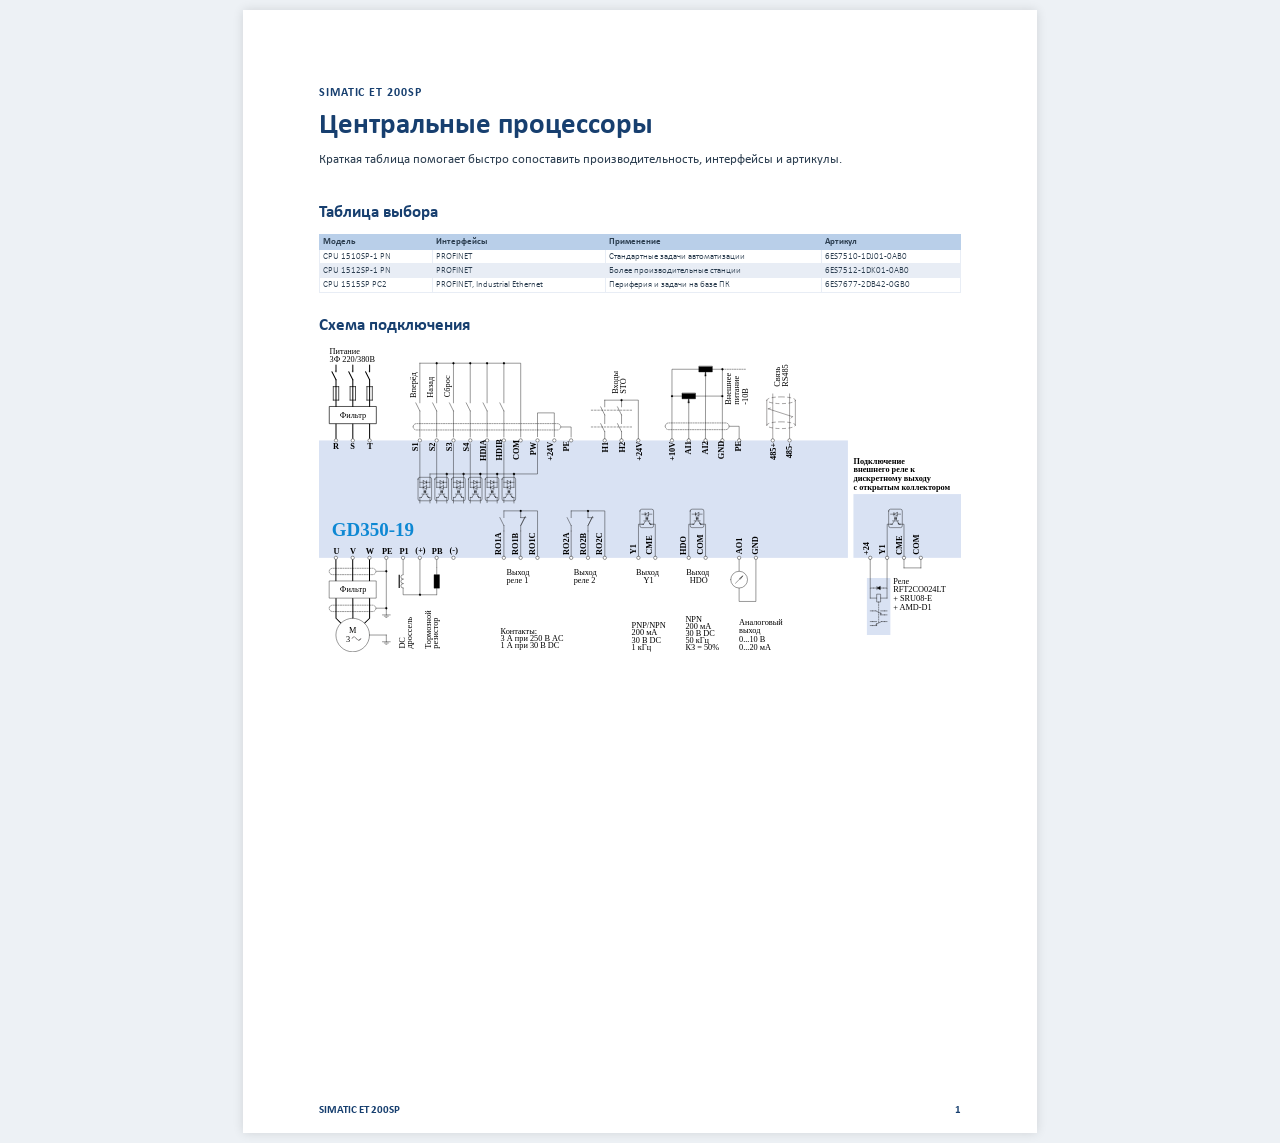
<file: extended/index.html>
<!doctype html>
<html lang="ru">

<head>
    <!-- Кодировка документа: нужна для корректного отображения русского текста. -->
    <meta charset="utf-8">
    <!-- Корректный масштаб при открытии страницы на экранах разной ширины. -->
    <meta name="viewport" content="width=device-width, initial-scale=1">
    <!-- Текст на вкладке браузера и имя документа при сохранении PDF. -->
    <title>Расширенный пример печатного каталога</title>
    <!-- Отдельный файл стилей: в нём подключаются шрифты и задаётся оформление страницы. -->
    <link rel="stylesheet" href="styles.css">
</head>

<body>
    <!-- Начало страницы A4 -->
    <main class="a4-page">
        <header class="page-header">
            <p class="eyebrow">SIMATIC ET 200SP</p>
            <h1>Центральные процессоры</h1>
            <p class="lead">Краткая таблица помогает быстро сопоставить производительность, интерфейсы и артикулы.</p>
        </header>

        <section aria-labelledby="cpu-table-title">
            <h2 id="cpu-table-title">Таблица выбора</h2>
            <table class="product-table">
                <thead>
                    <tr>
                        <th>Модель</th>
                        <th>Интерфейсы</th>
                        <th>Применение</th>
                        <th>Артикул</th>
                    </tr>
                </thead>
                <tbody>
                    <tr>
                        <td>CPU 1510SP-1 PN</td>
                        <td>PROFINET</td>
                        <td>Стандартные задачи автоматизации</td>
                        <td>6ES7510-1DJ01-0AB0</td>
                    </tr>
                    <tr>
                        <td>CPU 1512SP-1 PN</td>
                        <td>PROFINET</td>
                        <td>Более производительные станции</td>
                        <td>6ES7512-1DK01-0AB0</td>
                    </tr>
                    <tr>
                        <td>CPU 1515SP PC2</td>
                        <td>PROFINET, Industrial Ethernet</td>
                        <td>Периферия и задачи на базе ПК</td>
                        <td>6ES7677-2DB42-0GB0</td>
                    </tr>
                </tbody>
            </table>
            <h2>Схема подключения</h2>
            <img src="img/schem.svg" alt="Пример схемы подключения" style="display: block; width: 100%; height: auto;">
        </section>

        <footer class="page-footer">
            <span>SIMATIC ET 200SP</span>
            <span class="page-number">1</span>
        </footer>
    </main>
    <!-- Конец страницы A4 -->
</body>

</html>
</file>
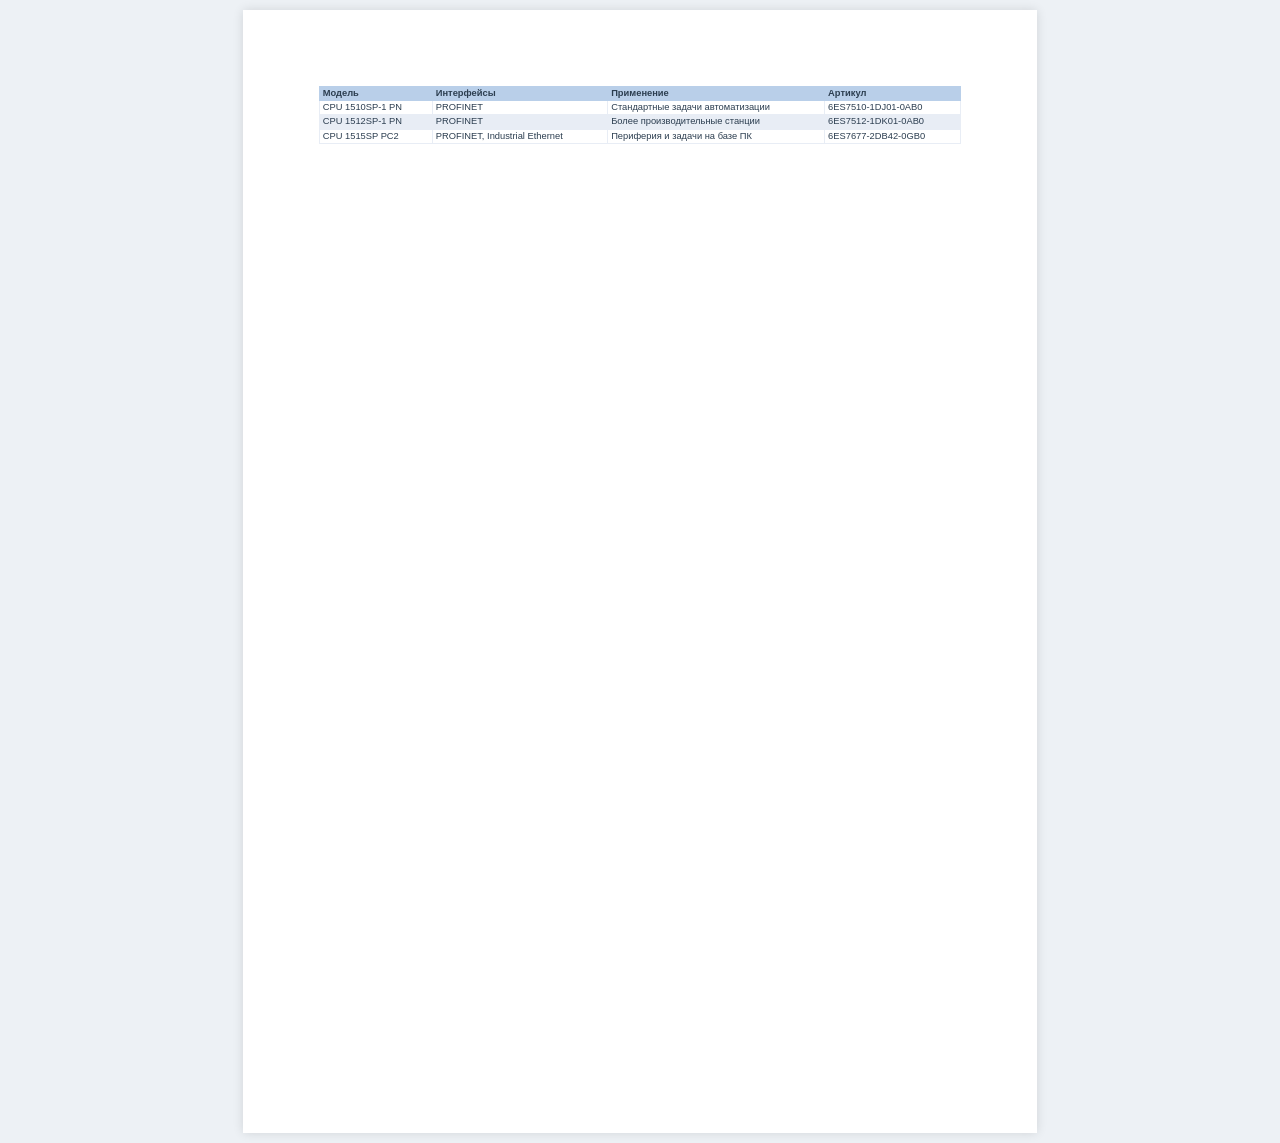
<file: simple/index.html>
<!doctype html>
<html lang="ru">

<head>
    <!-- Кодировка документа: нужна для корректного отображения русского текста. -->
    <meta charset="utf-8">
    <!-- Корректный масштаб при открытии страницы на экранах разной ширины. -->
    <meta name="viewport" content="width=device-width, initial-scale=1">
    <!-- Текст на вкладке браузера и имя документа при сохранении PDF. -->
    <title>Минимальный пример печатного каталога</title>
    <!-- Стили встроены в файл, чтобы пример можно было открыть без дополнительных файлов. -->
    <style>
        :root {
            --accent-color: #b9cfe9;
            --light-bg: #e8edf5;
            --text-dark: #2c3e50;
        }

        * {
            box-sizing: border-box;
        }

        body {
            margin: 0;
            background: #edf1f5;
            color: #2c3e50;
            font-family: Arial, sans-serif;
        }

        /* Лист каталога с точными размерами A4 и внутренними полями. */
        .a4-page {
            width: 210mm;
            min-height: 297mm;
            margin: 10px auto;
            padding: 20mm;
            background: #fff;
            box-shadow: 0 0 10px rgb(0 0 0 / 12%);
        }

        /* Настоящая HTML-таблица: данные остаются структурированными и легко редактируются. */
        .product-table {
            width: 100%;
            border-collapse: collapse;
            margin: 0;
            border: 1px solid var(--light-bg);
            background: #fff;
            font-size: 7pt;
            line-height: 1;
            color: var(--text-dark);
        }

        .product-table th,
        .product-table td {
            padding: 2px 3px;
            border: 1px solid var(--light-bg);
            text-align: left;
            vertical-align: top;
        }

        .product-table th {
            background: var(--accent-color);
            border-color: var(--accent-color);
            color: var(--text-dark);
            font-weight: 600;
        }

        .product-table tbody tr:nth-child(even) {
            background: var(--light-bg);
        }

        /* Правила применяются при печати или сохранении страницы в PDF. */
        @media print {
            @page {
                size: A4;
                margin: 0;
            }

            html,
            body,
            .a4-page {
                -webkit-print-color-adjust: exact;
                print-color-adjust: exact;
            }

            body {
                background: #fff;
            }

            .a4-page {
                margin: 0;
                box-shadow: none;
            }
        }
    </style>
</head>

<body>
    <!-- Сюда можно вставлять ещё страницы -->
    <!-- Начало страницы A4 -->
    <main class="a4-page">
        <table class="product-table">
            <thead>
                <tr>
                    <th>Модель</th>
                    <th>Интерфейсы</th>
                    <th>Применение</th>
                    <th>Артикул</th>
                </tr>
            </thead>
            <tbody>
                <tr>
                    <td>CPU 1510SP-1 PN</td>
                    <td>PROFINET</td>
                    <td>Стандартные задачи автоматизации</td>
                    <td>6ES7510-1DJ01-0AB0</td>
                </tr>
                <tr>
                    <td>CPU 1512SP-1 PN</td>
                    <td>PROFINET</td>
                    <td>Более производительные станции</td>
                    <td>6ES7512-1DK01-0AB0</td>
                </tr>
                <tr>
                    <td>CPU 1515SP PC2</td>
                    <td>PROFINET, Industrial Ethernet</td>
                    <td>Периферия и задачи на базе ПК</td>
                    <td>6ES7677-2DB42-0GB0</td>
                </tr>
            </tbody>
        </table>
    </main>
    <!-- Конец страницы A4 -->
    <!-- Сюда можно вставлять ещё страницы -->
</body>

</html>
</file>
<file: extended/styles.css>
/* Локальное семейство Calibri: файлы лежат в папке fonts рядом со стилями. */
@font-face {
    font-family: "Calibri";
    src: url("fonts/Calibri.ttf") format("truetype");
    font-weight: 400;
}

@font-face {
    font-family: "Calibri";
    src: url("fonts/Calibri-light.ttf") format("truetype");
    font-weight: 300;
}

@font-face {
    font-family: "Calibri";
    src: url("fonts/Calibri-bold.ttf") format("truetype");
    font-weight: 700;
}

:root {
    /* Общая палитра: достаточно изменить значения здесь, чтобы обновить весь макет. */
    --blue: #173f6f;
    --line: #e8edf5;
    --table-header: #b9cfe9;
    --text: #2c3e50;
}

* {
    box-sizing: border-box;
}

body {
    margin: 0;
    background: #edf1f5;
    color: var(--text);
    font-family: "Calibri", Arial, sans-serif;
}

/* Лист каталога с точными размерами A4 и внутренними полями. */
.a4-page {
    position: relative;
    width: 210mm;
    height: 297mm;
    margin: 10px auto;
    padding: 20mm;
    overflow: hidden;
    background: #fff;
    box-shadow: 0 0 10px rgb(0 0 0 / 12%);
}

.page-header {
    margin-bottom: 9mm;
}

.eyebrow {
    margin: 0 0 2mm;
    color: var(--blue);
    font-size: 9pt;
    font-weight: 700;
    letter-spacing: .08em;
}

h1,
h2 {
    margin: 0;
    color: var(--blue);
    font-weight: 700;
}

h1 {
    font-size: 22pt;
}

h2 {
    margin-bottom: 3mm;
    font-size: 13pt;
}

.lead {
    margin: 2mm 0 0;
    font-size: 10pt;
    line-height: 1.3;
}

/* Таблица */
.product-table {
    width: 100%;
    border-collapse: collapse;
    margin: 0;
    border: 1px solid var(--line);
    background: #fff;
    font-family: "Calibri", "Segoe UI", Arial, sans-serif;
    font-size: 7pt;
    line-height: 1;
    font-weight: 350;
    color: var(--text);
}

.product-table + h2 {
    margin-top: 6mm;
}

.product-table th,
.product-table td {
    padding: 2px 3px;
    border: 1px solid var(--line);
    text-align: left;
    vertical-align: top;
}

.product-table th {
    background: var(--table-header);
    border-color: var(--table-header);
    color: var(--text);
    font-family: "Calibri", "Segoe UI", Arial, sans-serif;
    font-weight: 600;
}

.product-table tbody tr:nth-child(even) {
    background: var(--line);
}

/* Повторяющаяся навигация внизу страницы. */
.page-footer {
    position: absolute;
    right: 20mm;
    bottom: 4mm;
    left: 20mm;
    display: flex;
    justify-content: space-between;
    color: var(--blue);
    font-size: 8pt;
    font-weight: 700;
}

/* Правила, которые браузер применяет только при печати или экспорте в PDF. */
@media print {
    @page {
        size: A4;
        margin: 0;
    }

    html,
    body,
    .a4-page {
        -webkit-print-color-adjust: exact;
        print-color-adjust: exact;
    }

    body {
        background: #fff;
    }

    .a4-page {
        margin: 0;
        box-shadow: none;
        break-after: page;
    }

}
</file>
